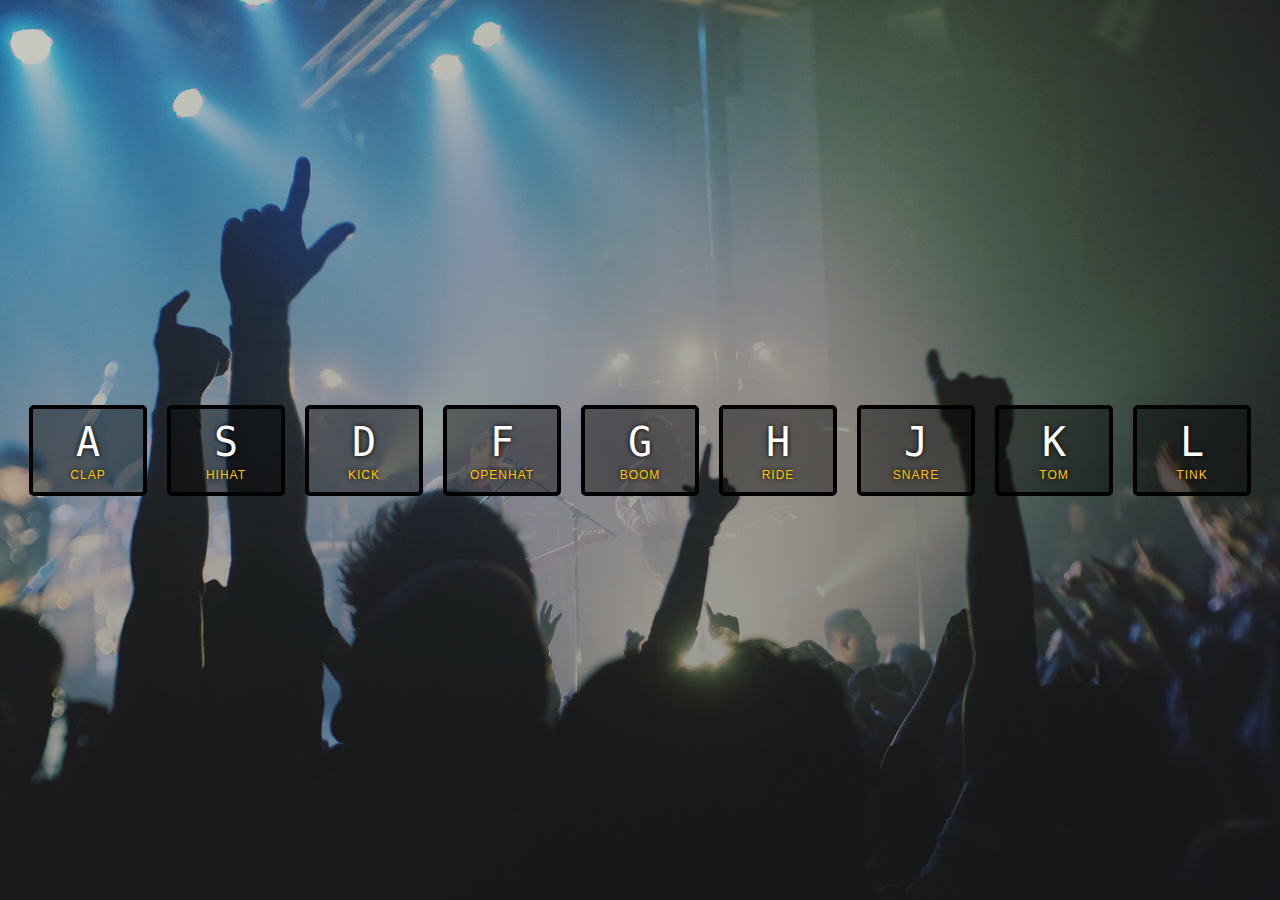
<file: 01 - JavaScript Drum Kit/index.html>
<!DOCTYPE html>
<html lang="en">

<head>
  <meta charset="UTF-8">
  <title>JS Drum Kit</title>
  <link rel="stylesheet" href="style.css">
</head>

<body>


  <div class="keys">
    <div data-key="65" class="key">
      <kbd>A</kbd>
      <span class="sound">clap</span>
    </div>
    <div data-key="83" class="key">
      <kbd>S</kbd>
      <span class="sound">hihat</span>
    </div>
    <div data-key="68" class="key">
      <kbd>D</kbd>
      <span class="sound">kick</span>
    </div>
    <div data-key="70" class="key">
      <kbd>F</kbd>
      <span class="sound">openhat</span>
    </div>
    <div data-key="71" class="key">
      <kbd>G</kbd>
      <span class="sound">boom</span>
    </div>
    <div data-key="72" class="key">
      <kbd>H</kbd>
      <span class="sound">ride</span>
    </div>
    <div data-key="74" class="key">
      <kbd>J</kbd>
      <span class="sound">snare</span>
    </div>
    <div data-key="75" class="key">
      <kbd>K</kbd>
      <span class="sound">tom</span>
    </div>
    <div data-key="76" class="key">
      <kbd>L</kbd>
      <span class="sound">tink</span>
    </div>
  </div>

  <audio data-key="65" src="assets/clap.wav"></audio>
  <audio data-key="83" src="assets/hihat.wav"></audio>
  <audio data-key="68" src="assets/kick.wav"></audio>
  <audio data-key="70" src="assets/openhat.wav"></audio>
  <audio data-key="71" src="assets/boom.wav"></audio>
  <audio data-key="72" src="assets/ride.wav"></audio>
  <audio data-key="74" src="assets/snare.wav"></audio>
  <audio data-key="75" src="assets/tom.wav"></audio>
  <audio data-key="76" src="assets/tink.wav"></audio>

  <script src="main.js"></script>


</body>

</html>
</file>
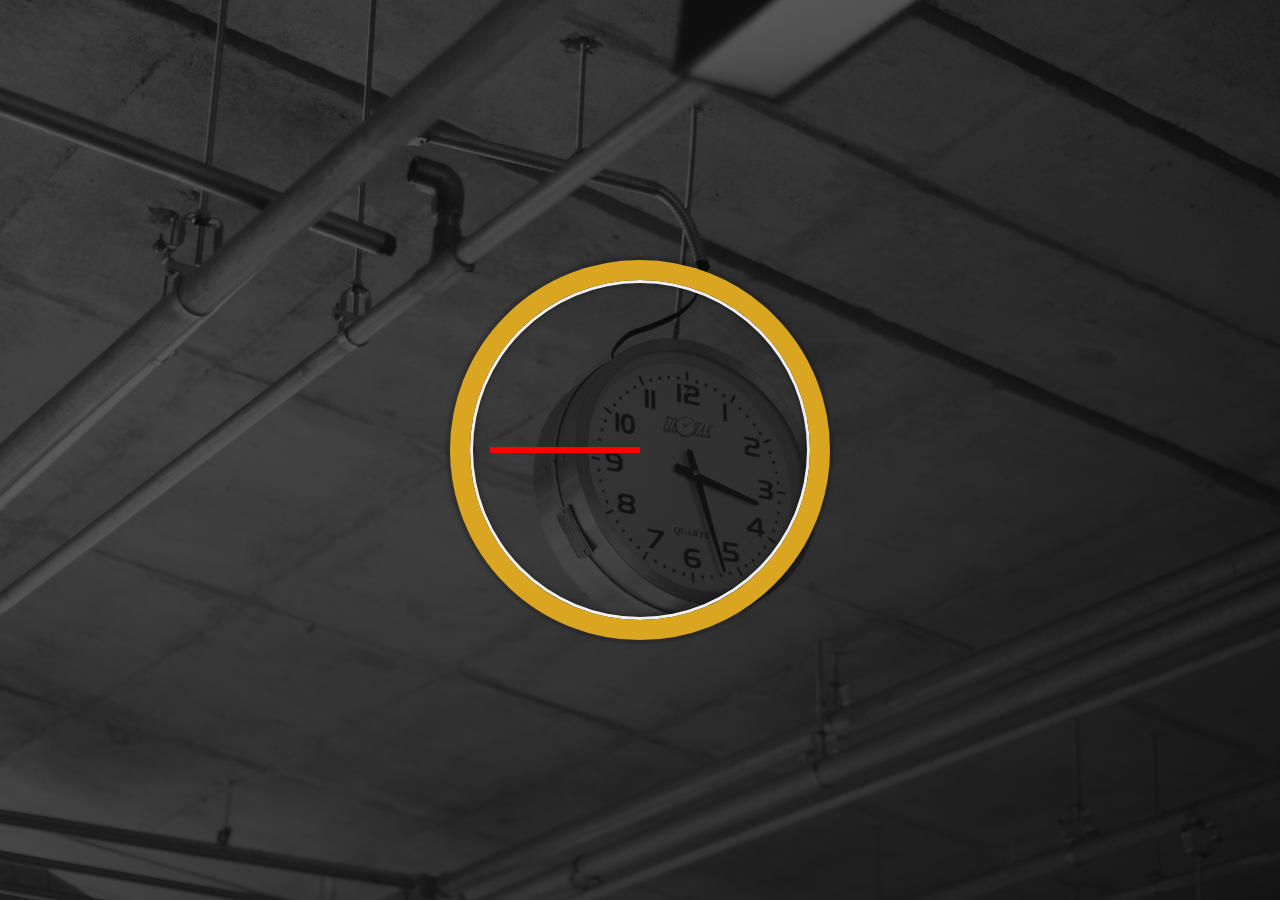
<file: 02 - JS and CSS Clock/index.html>
<!DOCTYPE html>
<html lang="en">

<head>
  <meta charset="UTF-8">
  <link rel="stylesheet" href="style.css">
  <title>JS + CSS Clock</title>
</head>

<body>
  <div class="clock">
    <div class="clock-face">
      <div class="hand hour-hand"></div>
      <div class="hand min-hand"></div>
      <div class="hand second-hand"></div>
    </div>
  </div>

  <script src="main.js"></script>
</body>

</html>
</file>
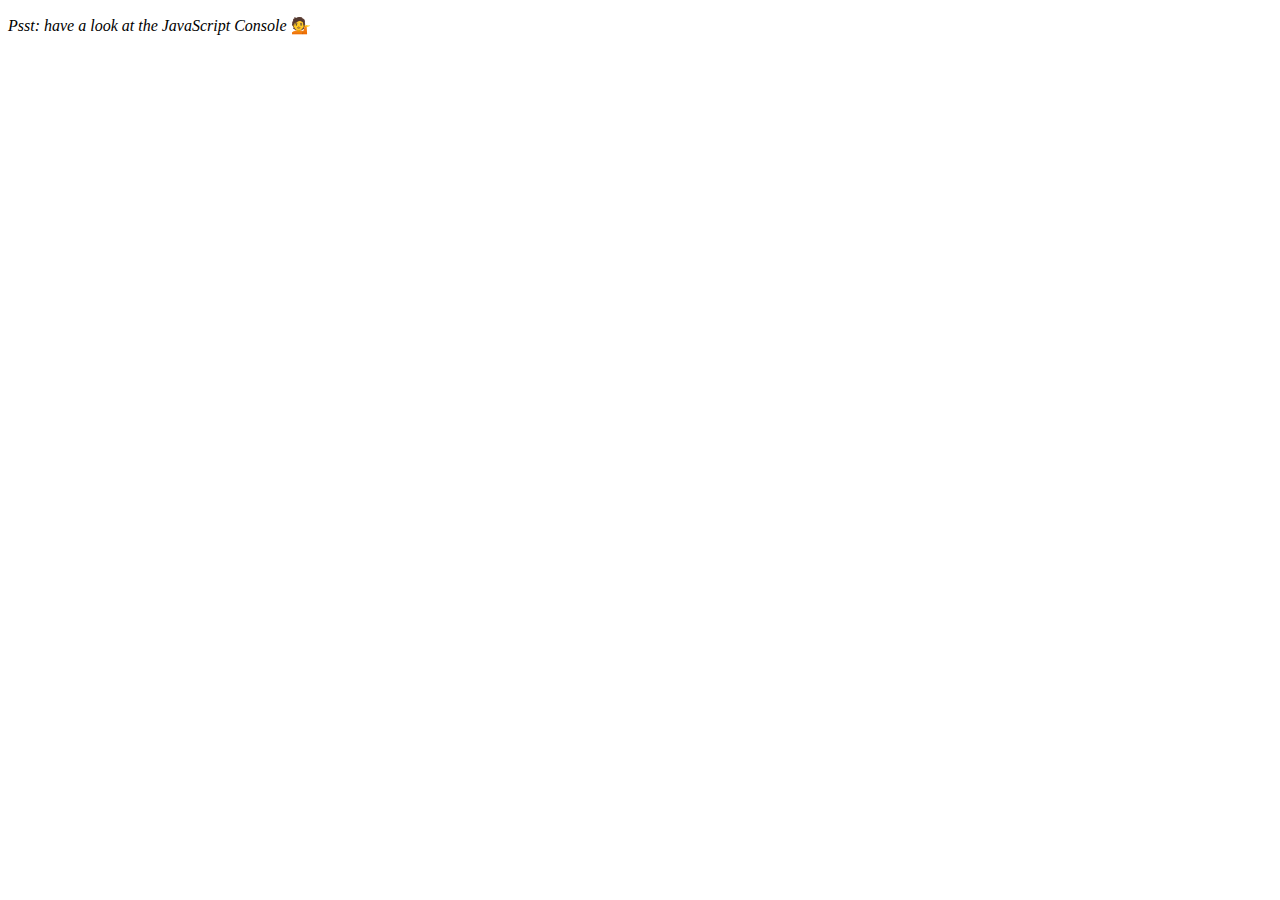
<file: 04 - Array Cardio Day 1/index.html>
<!DOCTYPE html>
<html lang="en">
<head>
  <meta charset="UTF-8">
  <title>Array Cardio</title>
</head>
<body>
  <p><em>Psst: have a look at the JavaScript Console</em> 💁</p>
  <script src="main.js"></script>
</body>
</html>
</file>
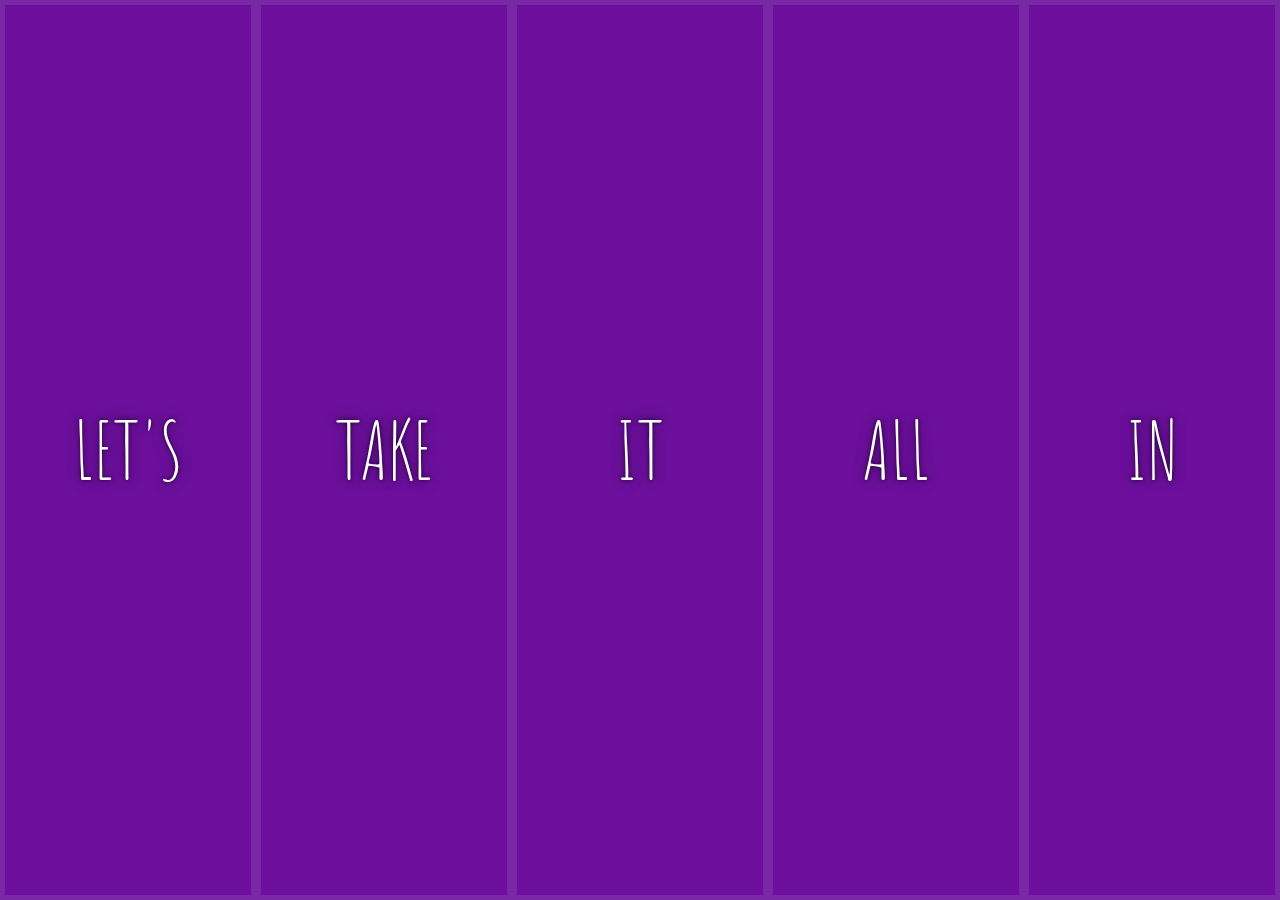
<file: 05 - Flex Panel Gallery/index.html>
<!DOCTYPE html>
<html lang="en">

<head>
  <meta charset="UTF-8">
  <title>Flex Panels 💪</title>
  <link href='https://fonts.googleapis.com/css?family=Amatic+SC' rel='stylesheet' type='text/css'>
  <link rel="stylesheet" href="style.css">
</head>

<body>
  <div class="panels">
    <div class="panel panel1">
      <p>Hey</p>
      <p>Let's</p>
      <p>Dance</p>
    </div>
    <div class="panel panel2">
      <p>Give</p>
      <p>Take</p>
      <p>Receive</p>
    </div>
    <div class="panel panel3">
      <p>Experience</p>
      <p>It</p>
      <p>Today</p>
    </div>
    <div class="panel panel4">
      <p>Give</p>
      <p>All</p>
      <p>You can</p>
    </div>
    <div class="panel panel5">
      <p>Life</p>
      <p>In</p>
      <p>Motion</p>
    </div>
  </div>
  <script src="main.js"></script>
</body>

</html>
</file>
<file: 01 - JavaScript Drum Kit/style.css>
html {
  font-size: 10px;
  background-image: linear-gradient(
                      to right bottom,
                    rgba(12, 12, 12, 0.2),
                    rgba(12, 12, 12, 0.5)),
                      url(assets/crowd.jpg);
  background-size: cover;
}

body,html {
  margin: 0;
  padding: 0;
  font-family: sans-serif;
}

.keys {
  display: flex;
  flex: 1;
  min-height: 100vh;
  align-items: center;
  justify-content: center;
}

.key {
  border: .4rem solid black;
  border-radius: .5rem;
  margin: 1rem;
  font-size: 1.5rem;
  padding: 1rem .5rem;
  transition: all .07s ease;
  width: 10rem;
  text-align: center;
  color: white;
  background: rgba(0,0,0,0.4);
  text-shadow: 0 0 .5rem black;
}

.playing {
  transform: scale(1.1);
  border-color: #ffc600;
  box-shadow: 0 0 1rem #ffc600;
}

kbd {
  display: block;
  font-size: 4rem;
}

.sound {
  font-size: 1.2rem;
  text-transform: uppercase;
  letter-spacing: .1rem;
  color: #ffc600;
}
</file>
<file: 02 - JS and CSS Clock/style.css>
html {
  background-image: linear-gradient(to right bottom, rgba(12, 12, 12, 0.6), rgba(12, 12, 12, 0.9)),
    url(assets/clock.jpg);
  background-size: cover;
  font-family: "helvetica neue";
  text-align: center;
  font-size: 10px;
}

body {
  margin: 0;
  font-size: 2rem;
  display: flex;
  flex: 1;
  min-height: 100vh;
  align-items: center;
}

.clock {
  width: 30rem;
  height: 30rem;
  border: 20px solid goldenrod;
  border-radius: 50%;
  margin: 50px auto;
  position: relative;
  padding: 2rem;
  box-shadow: 0 0 0 4px rgba(0, 0, 0, 0.1), inset 0 0 0 3px #efefef, inset 0 0 10px black, 0 0 10px rgba(0, 0, 0, 0.2);
}

.clock-face {
  position: relative;
  width: 100%;
  height: 100%;
  transform: translateY(-3px); /* account for the height of the clock hands */
}

.hand {
  width: 50%;
  height: 6px;
  background: whitesmoke;
  position: absolute;
  top: 50%;
  transform-origin: 100%;
  transition: all 0.05;
  transition-timing-function: cubic-bezier(0.1, 2.7, 0.58, 1);
}

.hour-hand {
  width: 35%;
  right: 50%;
}

.second-hand {
  background: red;
  transition-timing-function: cubic-bezier(0.1, 2.7, 0.58, 1) !important;
}
</file>
<file: 05 - Flex Panel Gallery/style.css>
html {
  box-sizing: border-box;
  background: #ffc600;
  font-family: "helvetica neue";
  font-size: 20px;
  font-weight: 200;
}

body {
  margin: 0;
}

*,
*:before,
*:after {
  box-sizing: inherit;
}

.panels {
  min-height: 100vh;
  overflow: hidden;
  display: flex;
}

.panel {
  background: #6b0f9c;
  box-shadow: inset 0 0 0 5px rgba(255, 255, 255, 0.1);
  color: white;
  text-align: center;
  align-items: center;
  /* Safari transitionend event.propertyName === flex */
  /* Chrome + FF transitionend event.propertyName === flex-grow */
  transition: font-size 0.7s cubic-bezier(0.61, -0.19, 0.7, -0.11), flex 0.7s cubic-bezier(0.61, -0.19, 0.7, -0.11),
    background 0.2s;
  font-size: 20px;
  background-size: cover;
  background-position: center;
  flex: 1;
  justify-content: center;
  align-items: center;
  display: flex;
  flex-direction: column;
}

.panel1 {
  background-image: url(https://source.unsplash.com/gYl-UtwNg_I/1500x1500);
}
.panel2 {
  background-image: url(https://source.unsplash.com/rFKUFzjPYiQ/1500x1500);
}
.panel3 {
  background-image: url(https://images.unsplash.com/photo-1465188162913-8fb5709d6d57?ixlib=rb-0.3.5&q=80&fm=jpg&crop=faces&cs=tinysrgb&w=1500&h=1500&fit=crop&s=967e8a713a4e395260793fc8c802901d);
}
.panel4 {
  background-image: url(https://source.unsplash.com/ITjiVXcwVng/1500x1500);
}
.panel5 {
  background-image: url(https://source.unsplash.com/3MNzGlQM7qs/1500x1500);
}

/* Flex Children */
.panel > * {
  margin: 0;
  width: 100%;
  transition: transform 0.5s;
  flex: 1 0 auto;
  display: flex;
  justify-content: center;
  align-items: center;
}

.panel > *:first-child {
    transform: translateY(-100%)
}
.panel > *:last-child {
    transform: translateY(100%)
}

.panel.open-active > *:first-child {
    transform: translateY(0%)
}
.panel.open-active > *:last-child {
    transform: translateY(0%)
}

.panel p {
  text-transform: uppercase;
  font-family: "Amatic SC", cursive;
  text-shadow: 0 0 4px rgba(0, 0, 0, 0.72), 0 0 14px rgba(0, 0, 0, 0.45);
  font-size: 2em;
}

.panel p:nth-child(2) {
  font-size: 4em;
}

.panel.open {
  font-size: 40px;
  flex: 5;
}
</file>
